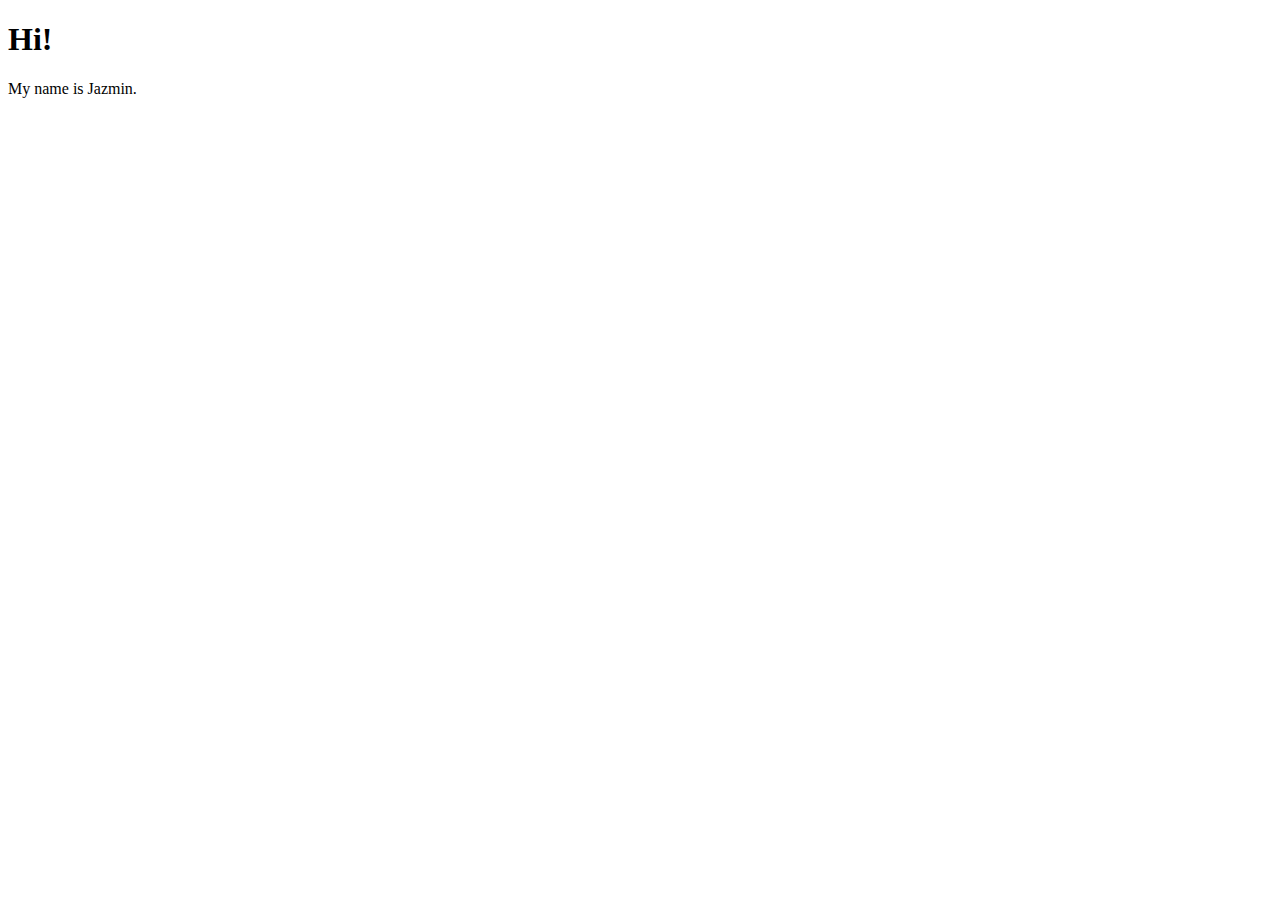
<file: test.html>
<!DOCTYPE html>
<html lang="en">
<head>
    <meta charset="UTF-8">
    <meta http-equiv="X-UA-Compatible" content="IE=edge">
    <meta name="viewport" content="width=, initial-scale=1.0">
    <title>Test</title>
</head>
<body>
    <h1>Hi!</h1>
    <p>My name is Jazmin.</p>
</body>
</html>
</file>
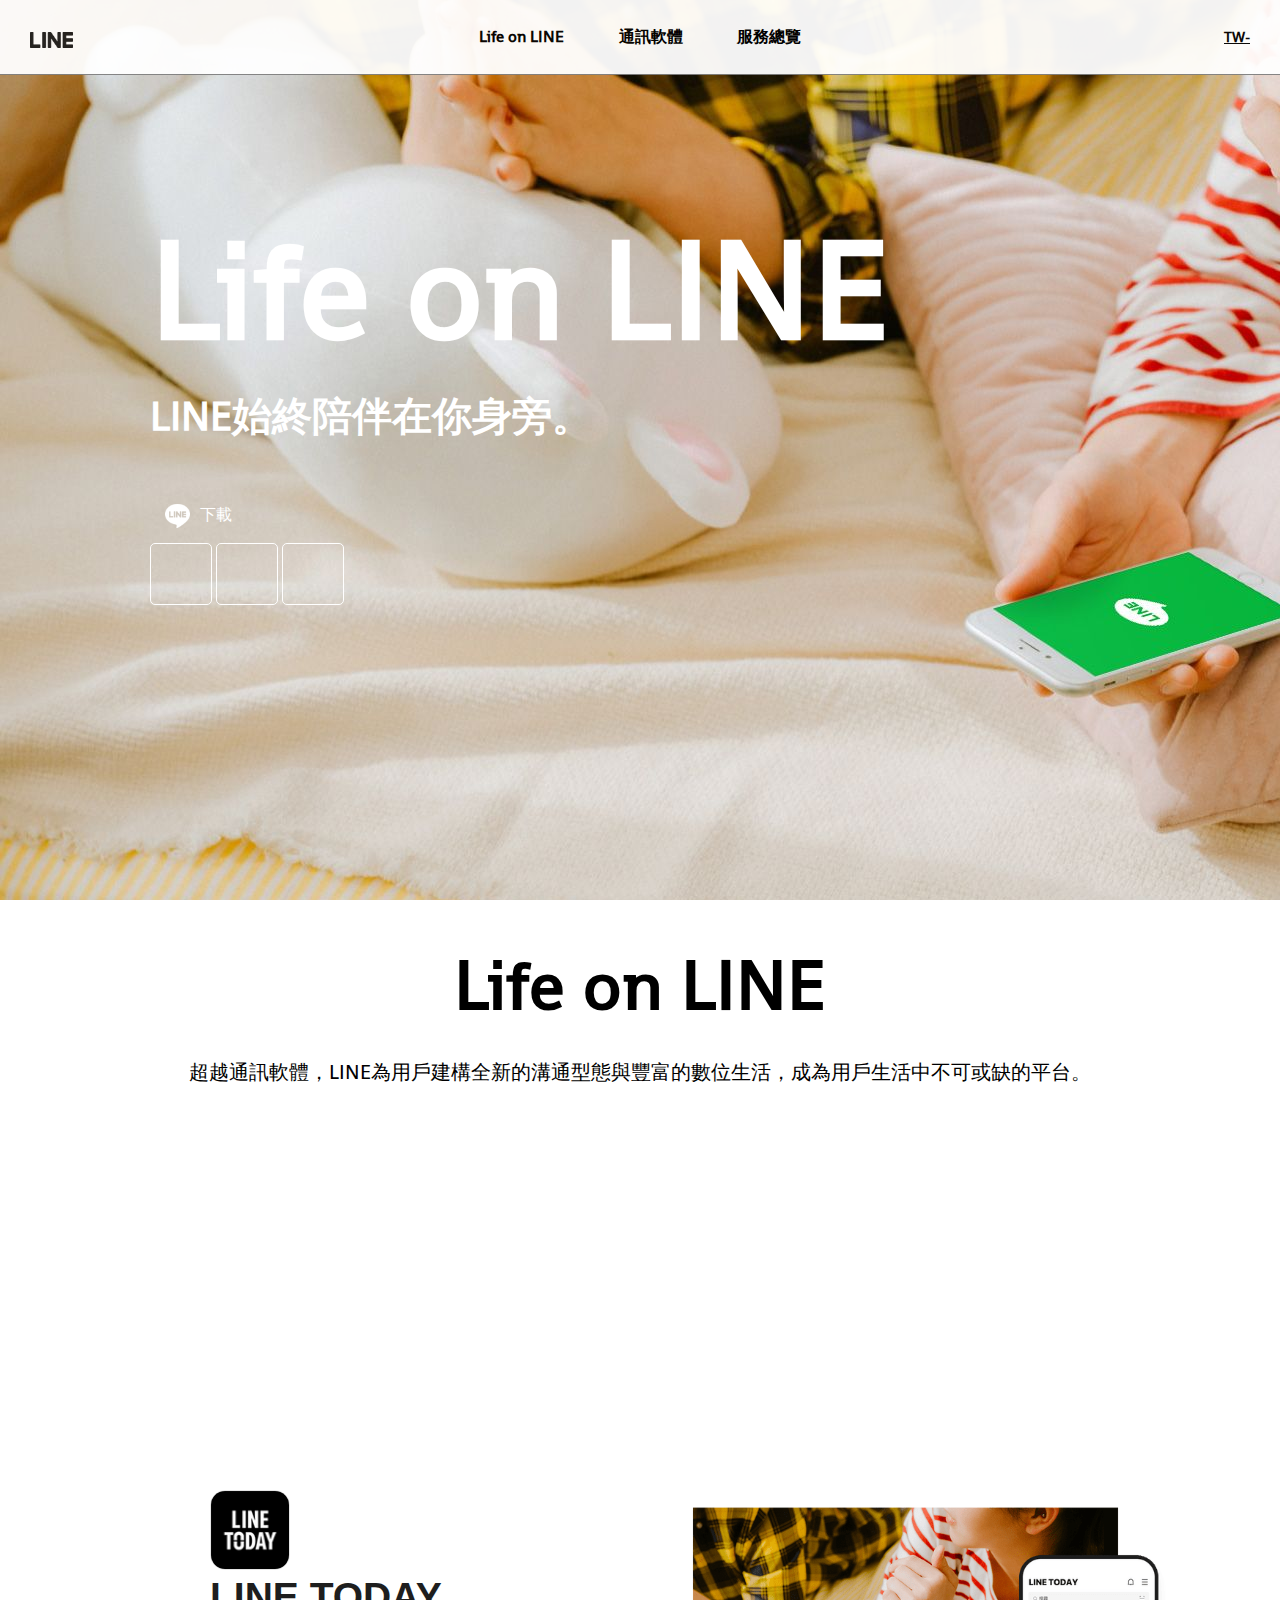
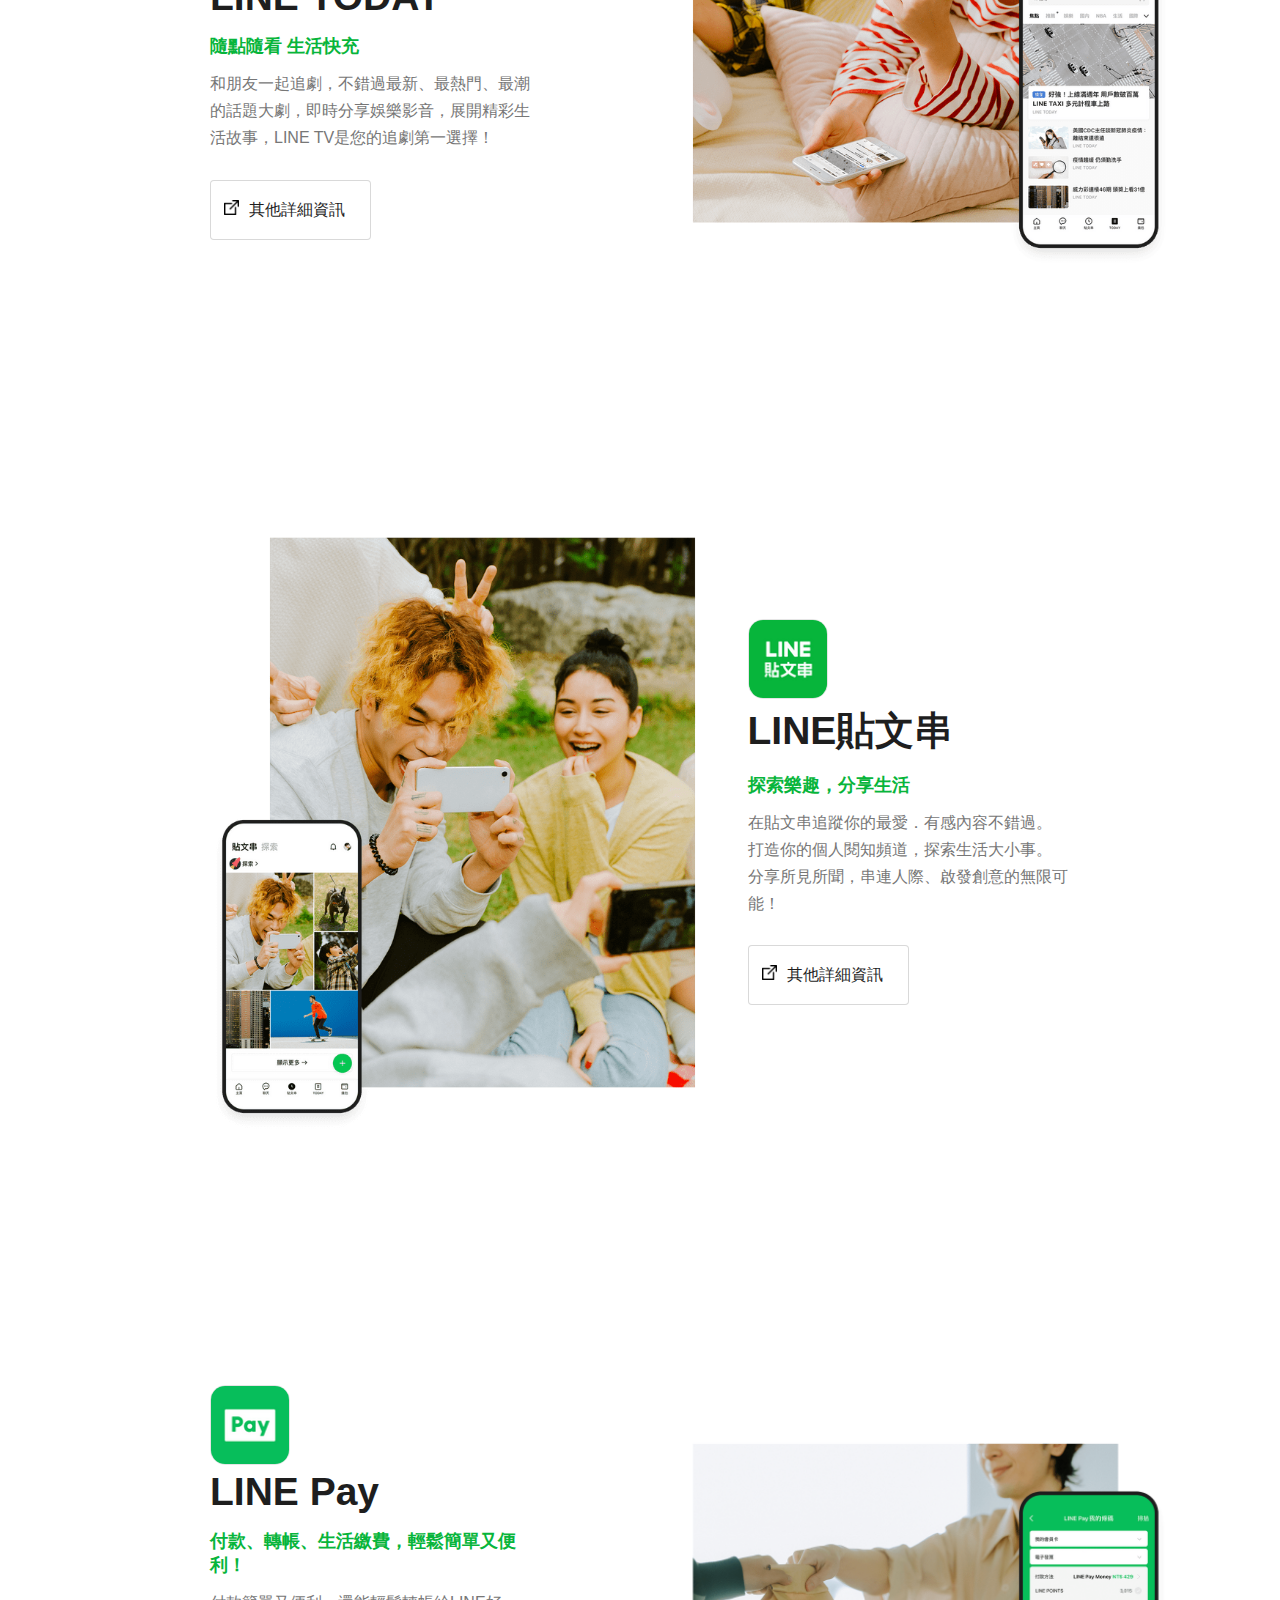
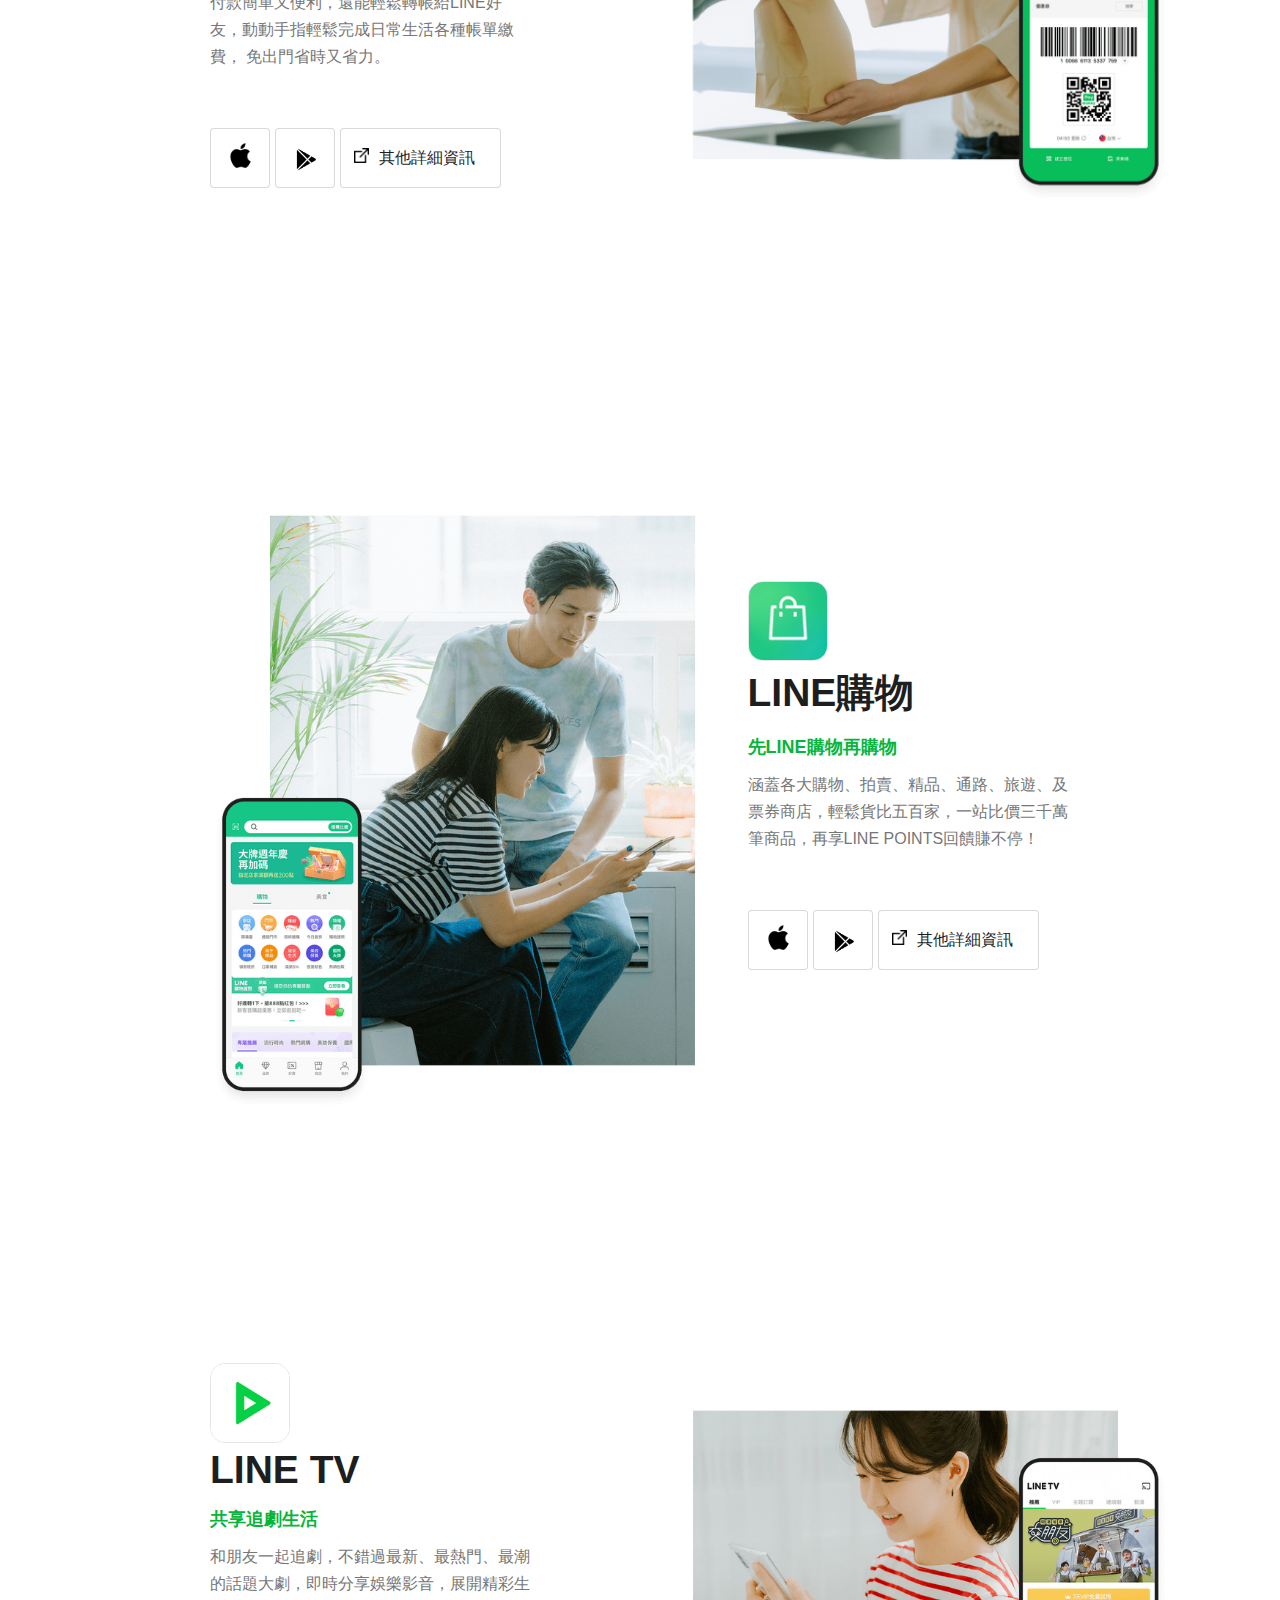
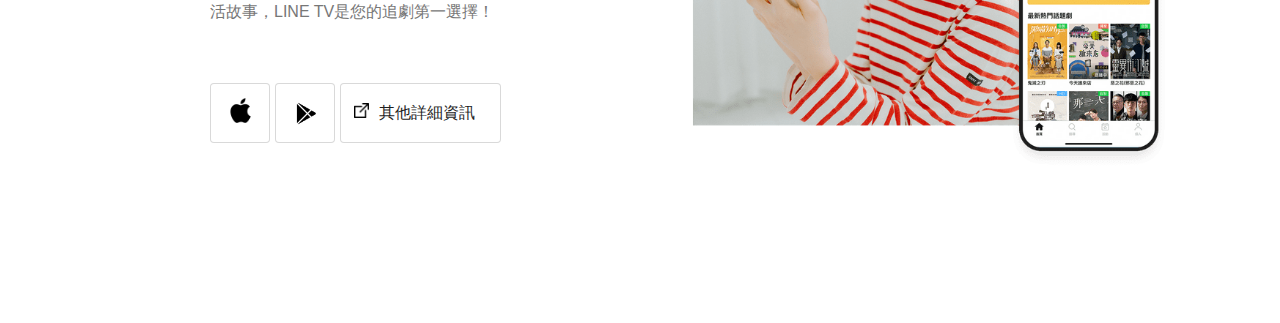
<file: HW01_LINE/LINE.html>
<!DOCTYPE html>
<html lang="en">

<head>
    <meta charset="UTF-8">
    <meta http-equiv="X-UA-Compatible" content="IE=edge">
    <meta name="viewport" content="width=device-width, initial-scale=1.0">
    <title>LINE｜始終陪伴在你身旁。</title>
    <!-- css -->
    <link rel="stylesheet" href="./LINE.css">
    <!-- font-awesome -->
    <link rel='stylesheet' href='https://cdnjs.cloudflare.com/ajax/libs/font-awesome/5.9.0/css/all.min.css'
        integrity='sha512-q3eWabyZPc1XTCmF+8/LuE1ozpg5xxn7iO89yfSOd5/oKvyqLngoNGsx8jq92Y8eXJ/IRxQbEC+FGSYxtk2oiw=='
        crossorigin='anonymous' />
    <!-- google fonts -->
    <link rel="preconnect" href="https://fonts.gstatic.com">
    <link href="https://fonts.googleapis.com/css2?family=Fredoka+One&family=Fugaz+One&family=Shanti&display=swap"
        rel="stylesheet">

</head>

<body>

    <!-- header -->
    <header class="header">
        <div class="logo">
            <h1><a href="#"><img src="./image/line-icon.png" alt=""></a></h1>
        </div>
        <nav class="navbar">
            <ul>
                <li><a href="#">Life on LINE</a></li>
                <li><a href="#">通訊軟體</a></li>
                <li><a href="#">服務總覽</a></li>
            </ul>
        </nav>
        <div class="lang">
            <a href="">
                <i class="fas fa-globe"></i>
                <p>TW-</p>
            </a>
        </div>
    </header>

    <!-- slide -->
    <div class="slide">
        <h2>Life on LINE</h2>
        <h3>LINE始終陪伴在你身旁。</h3>
        <div class="download">
            <div class="icon">
                <img src="./image/icon-line-download.png" alt="">
                <p>下載</p>
            </div>
            <div class="osList">
                <a href="#"><i class="fab fa-apple"></i></a>
                <a href="#"><i class="fab fa-google-play"></i></a>
                <a href="#"><i class="fas fa-desktop"></i></a>
            </div>
        </div>
    </div>

    <!-- mainTitleArea -->
    <div class="mainTitleArea">
        <h2>Life on LINE</h2>
        <p>超越通訊軟體，LINE為用戶建構全新的溝通型態與豐富的數位生活，成為用戶生活中不可或缺的平台。</p>
    </div>

    <!-- item-group -->
    <div class="item-group">
        <div class="item">
            <div class="pic">
                <img src="image/image1.png">
            </div>
            <div class="text">
                <img class="imgIcon" src="image/icon1.png">
                <h4>LINE TODAY</h4>
                <h5>隨點隨看 生活快充</h5>
                <div class="description">
                    和朋友一起追劇，不錯過最新、最熱門、最潮的話題大劇，即時分享娛樂影音，展開精彩生活故事，LINE TV是您的追劇第一選擇！
                </div>
                <a class="siteLink" href="#" style="color: #1e1e1e; text-decoration: none;">
                    <div class=siteIcon>
                        <img src="image/linkIcon.png">
                    </div>
                    <div class="siteIconText">其他詳細資訊</div>
                </a>
            </div>
        </div>
        <div class="item">
            <div class="pic">
                <img src="image/image2.png">
            </div>
            <div class="text">
                <img class="imgIcon" src="image/icon2.png">
                <h4 class="title1">LINE貼文串</h4>
                <h5 class="title2">探索樂趣，分享生活</h5>
                <div class="description">
                    在貼文串追蹤你的最愛．有感內容不錯過。 打造你的個人閱知頻道，探索生活大小事。 分享所見所聞，串連人際、啟發創意的無限可能！
                </div>
                <a class="siteLink" href="#" style="color: #1e1e1e; text-decoration: none;">
                    <div class=siteIcon>
                        <img src="image/linkIcon.png">
                    </div>
                    <div class="siteIconText">其他詳細資訊</div>
                </a>
            </div>
        </div>
        <div class="item">
            <div class="pic">
                <img src="image/image3.png">
            </div>
            <div class="text">
                <img class="imgIcon" src="image/icon3.png">
                <h4 class="title1">LINE Pay</h4>
                <h5 class="title2">付款、轉帳、生活繳費，輕鬆簡單又便利！</h5>
                <div class="description">
                    付款簡單又便利，還能輕鬆轉帳給LINE好友，動動手指輕鬆完成日常生活各種帳單繳費， 免出門省時又省力。
                </div>
                <div class="linkArea">
                    <a class="linkApple" href="https://apps.apple.com/tw/app/line-pay/id1449817412">
                        <div class="appleIcon">
                            <img src="image/appleIcon.png">

                        </div>
                    </a>
                    <a class="linkGoogle"
                        href="https://play.google.com/store/apps/details?id=com.linepaycorp.talaria&hl=zh_TW&gl=US">
                        <div class="googleIcon">
                            <img src="image/googleIcon.png">

                        </div>
                    </a>
                    <a class="siteLink" href="#" style="color: #1e1e1e; text-decoration: none;">
                        <div class="siteIcon">
                            <img src="image/linkIcon.png">
                        </div>
                        <div class="siteIconText">其他詳細資訊</div>
                    </a>
                </div>
            </div>
        </div>
        <div class="item">
            <div class="pic">
                <img src="image/image4.png">
            </div>
            <div class="text">
                <img class="imgIcon" src="image/icon4.png">
                <h4 class="title1">LINE購物</h4>
                <h5 class="title2">先LINE購物再購物</h5>
                <div class="description">
                    涵蓋各大購物、拍賣、精品、通路、旅遊、及票券商店，輕鬆貨比五百家，一站比價三千萬筆商品，再享LINE POINTS回饋賺不停！
                </div>
                <div class="linkArea">
                    <a class="linkApple" href="https://apps.apple.com/tw/app/line-pay/id1449817412">
                        <div class="appleIcon">
                            <img src="image/appleIcon.png">
                        </div>
                    </a>
                    <a class="linkGoogle"
                        href="https://play.google.com/store/apps/details?id=com.linepaycorp.talaria&hl=zh_TW&gl=US">
                        <div class="googleIcon">
                            <img src="image/googleIcon.png">
                        </div>
                    </a>
                    <a class="siteLink" href="#" style="color: #1e1e1e; text-decoration: none;">
                        <div class="siteIcon">
                            <img src="image/linkIcon.png">
                        </div>
                        <div class="siteIconText">其他詳細資訊</div>
                    </a>
                </div>
            </div>
        </div>
        <div class="item">
            <div class="pic">
                <img src="image/image5.png">
            </div>
            <div class="text">
                <img class="imgIcon" src="image/icon5.png">
                <h4 class="title1">LINE TV</h4>
                <h5 class="title2">共享追劇生活</h5>
                <div class="description">
                    和朋友一起追劇，不錯過最新、最熱門、最潮的話題大劇，即時分享娛樂影音，展開精彩生活故事，LINE TV是您的追劇第一選擇！
                </div>
                <div class="linkArea">
                    <a class="linkApple" href="https://apps.apple.com/tw/app/line-pay/id1449817412">
                        <div class="appleIcon">
                            <img src="image/appleIcon.png">
                        </div>
                    </a>
                    <a class="linkGoogle"
                        href="https://play.google.com/store/apps/details?id=com.linepaycorp.talaria&hl=zh_TW&gl=US">
                        <div class="googleIcon">
                            <img src="image/googleIcon.png">
                        </div>
                    </a>
                    <a class="siteLink" href="#" style="color: #1e1e1e; text-decoration: none;">
                        <div class="siteIcon">
                            <img src="image/linkIcon.png">
                        </div>
                        <div class="siteIconText">其他詳細資訊</div>
                    </a>
                </div>
            </div>
        </div>
    </div>

</body>

</html>
</file>
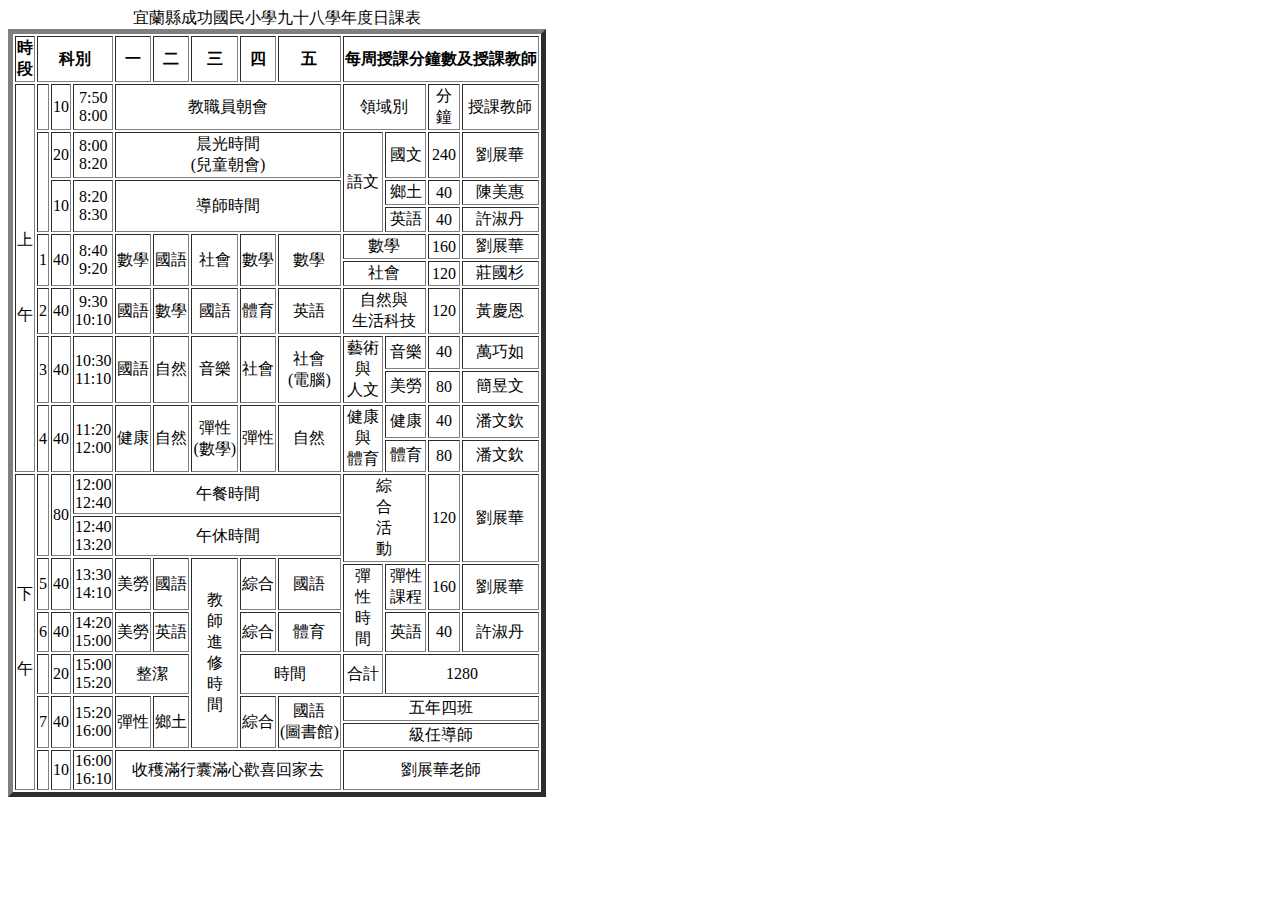
<file: HW02_Curriculum/Curriculum.html>
<!DOCTYPE html>
<html lang="en">

<head>
    <meta charset="UTF-8">
    <meta name="viewport" content="width=device-width, initial-scale=1.0">
    <title>Curriculum</title>
    <style>
        * {
            text-align: center;
            font-family: "標楷體";
        }
    </style>
</head>

<body>
    
    <table border="5">

        <caption>宜蘭縣成功國民小學九十八學年度日課表</caption>

        <thead>
            <tr>
                <th>時<br>段</th>
                <th colspan="3">科別</th>
                <th>一</th>
                <th>二</th>
                <th>三</th>
                <th>四</th>
                <th>五</th>
                <th colspan="4">每周授課分鐘數及授課教師</th>
            </tr>
        </thead>

        <tbody>
            <tr>
                <td rowspan="11">上<br><br><br><br>午</td>
                <td>&nbsp;</td>
                <td>10</td>
                <td>7:50<br>8:00</td>
                <td colspan="5">教職員朝會</td>
                <td colspan="2">領域別</td>
                <td>分<br>鐘</td>
                <td>授課教師</td>
            </tr>

            <tr>
                <td rowspan="3">&nbsp;</td>
                <td>20</td>
                <td>8:00<br>8:20</td>
                <td colspan="5">晨光時間<br>(兒童朝會)</td>
                <td rowspan="3">語文</td>
                <td>國文</td>
                <td>240</td>
                <td>劉展華</td>
            </tr>

            <tr>
                <td rowspan="2">10</td>
                <td rowspan="2">8:20<br>8:30</td>
                <td colspan="5" rowspan="2">導師時間</td>
                <td>鄉土</td>
                <td>40</td>
                <td>陳美惠</td>
            </tr>

            <tr>
                <td>英語</td>
                <td>40</td>
                <td>許淑丹</td>
            </tr>

            <tr>
                <td rowspan="2">1</td>
                <td colspan="1" rowspan="2">40</td>
                <td colspan="1" rowspan="2">8:40<br>9:20</td>
                <td rowspan="2">數學</td>
                <td rowspan="2">國語</td>
                <td rowspan="2" class="red">社會</td>
                <td rowspan="2">數學</td>
                <td rowspan="2">數學</td>
                <td colspan="2">數學</td>
                <td>160</td>
                <td>劉展華</td>
            </tr>

            <tr>
                <td colspan="2">社會</td>
                <td>120</td>
                <td>莊國杉</td>
            </tr>

            <tr>
                <td>2</td>
                <td>40</td>
                <td>9:30<br>10:10</td>
                <td>國語</td>
                <td>數學</td>
                <td>國語</td>
                <td class="red">體育</td>
                <td class="red">英語</td>
                <td colspan="2">自然與<br>生活科技</td>
                <td>120</td>
                <td>黃慶恩</td>
            </tr>

            <tr>
                <td rowspan="2">3</td>
                <td rowspan="2">40</td>
                <td rowspan="2">10:30<br>11:10</td>
                <td rowspan="2">國語</td>
                <td rowspan="2" class="red">自然</td>
                <td rowspan="2" class="red">音樂</td>
                <td rowspan="2" class="red">社會</td>
                <td rowspan="2">社會<br>(電腦)</td>
                <td rowspan="2">藝術<br>與<br>人文</td>
                <td>音樂</td>
                <td>40</td>
                <td>萬巧如</td>
            </tr>

            <tr>
                <td>美勞</td>
                <td>80</td>
                <td>簡昱文</td>
            </tr>

            <tr>
                <td rowspan="2">4</td>
                <td rowspan="2">40</td>
                <td rowspan="2">11:20<br>12:00</td>
                <td rowspan="2" class="red">健康</td>
                <td rowspan="2" class="red">自然</td>
                <td rowspan="2">彈性<br>(數學)</td>
                <td rowspan="2">彈性</td>
                <td rowspan="2" class="red">自然</td>
                <td rowspan="2">健康<br>與<br>體育</td>
                <td>健康</td>
                <td>40</td>
                <td>潘文欽</td>
            </tr>

            <tr>
                <td>體育</td>
                <td>80</td>
                <td>潘文欽</td>
            </tr>

            <tr>
                <td rowspan="9">下<br><br><br><br>午</td>
                <td rowspan="2">&nbsp;</td>
                <td rowspan="2">80</td>
                <td>12:00<br>12:40</td>
                <td colspan="5">午餐時間</td>
                <td colspan="2" rowspan="3">綜<br>合<br>活<br>動</td>
                <td rowspan="3">120</td>
                <td rowspan="3">劉展華</td>
            </tr>

            <tr>

                <td>12:40<br>13:20</td>
                <td colspan="5">午休時間</td>
            </tr>

            <tr>
                <td rowspan="2">5</td>
                <td rowspan="2">40</td>
                <td rowspan="2">13:30<br>14:10</td>
                <td rowspan="2">美勞</td>
                <td rowspan="2">國語</td>
                <td rowspan="6">教<br>師<br>進<br>修<br>時<br>間</td>
                <td rowspan="2">綜合</td>
                <td rowspan="2">國語</td>
            </tr>

            <tr>
                <td rowspan="2">彈<br>性<br>時<br>間</td>
                <td>彈性<br>課程</td>
                <td>160</td>
                <td>劉展華</td>
            </tr>

            <tr>
                <td>6</td>
                <td>40</td>
                <td>14:20<br>15:00</td>
                <td>美勞</td>
                <td>英語</td>
                <td>綜合</td>
                <td>體育</td>
                <td>英語</td>
                <td>40</td>
                <td>許淑丹</td>
            </tr>

            <tr>
                <td>&nbsp;</td>
                <td>20</td>
                <td>15:00<br>15:20</td>
                <td colspan="2">整潔</td>
                <td colspan="2">時間</td>
                <td>合計</td>
                <td colspan="3">1280</td>
            </tr>

            <tr>
                <td rowspan="2">7</td>
                <td rowspan="2">40</td>
                <td rowspan="2">15:20<br>16:00</td>
                <td rowspan="2">彈性</td>
                <td rowspan="2">鄉土</td>
                <td rowspan="2">綜合</td>
                <td rowspan="2">國語<br>(圖書館)</td>
                <td colspan="4">五年四班</td>
            </tr>

            <tr>
                <td colspan="4">級任導師</td>
            </tr>

            <tr>
                <td>&nbsp;</td>
                <td>10</td>
                <td>16:00<br>16:10</td>
                <td colspan="5">收穫滿行囊滿心歡喜回家去</td>
                <td colspan="4">劉展華老師</td>
            </tr>

        </tbody>

        <tfoot>
        </tfoot>

    </table>

</body>

</html>
</file>
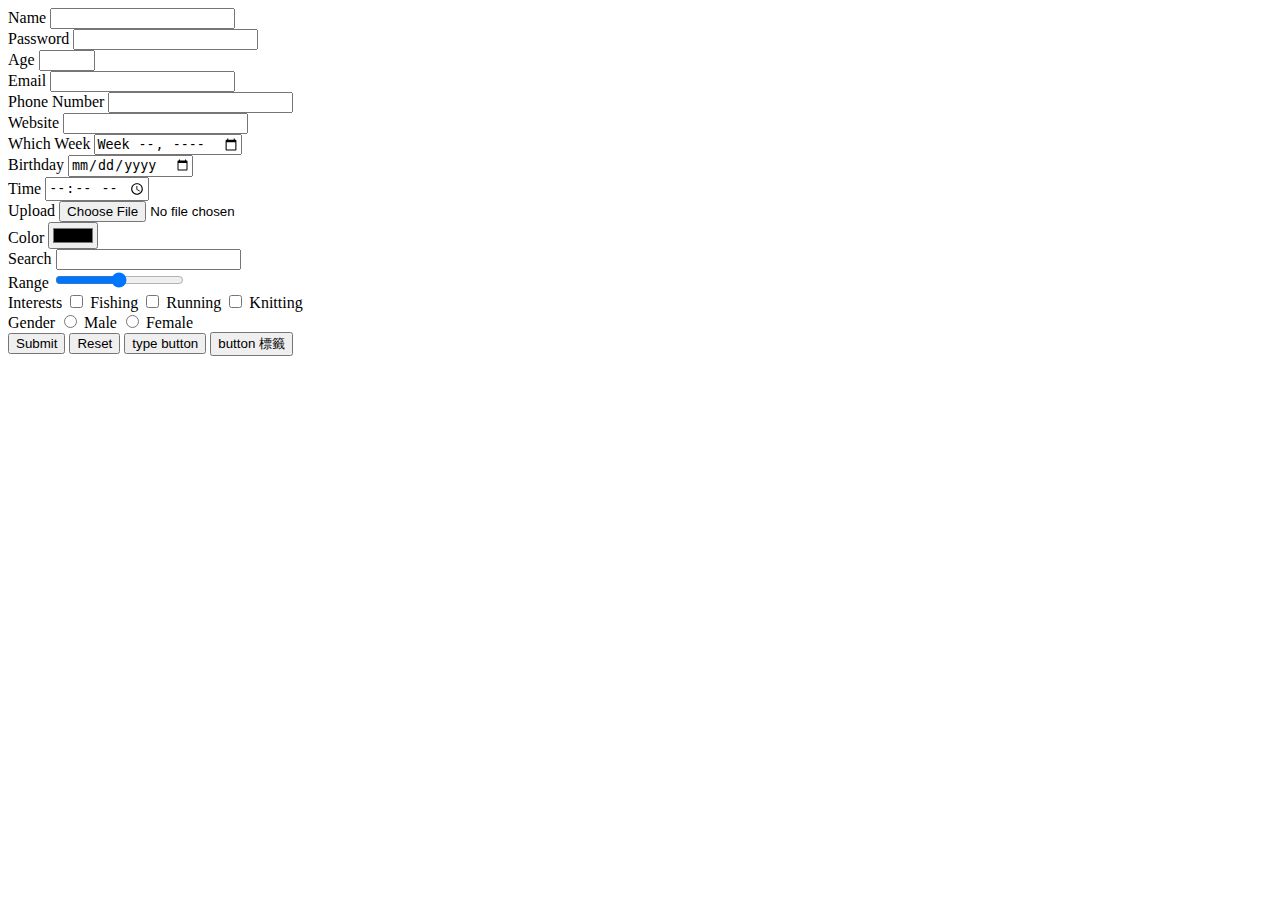
<file: HW03_InputType/InputType.html>
<!DOCTYPE html>
<html lang="en">

<head>
    <meta charset="UTF-8">
    <meta http-equiv="X-UA-Compatible" content="IE=edge">
    <meta name="viewport" content="width=device-width, initial-scale=1.0">
    <title>Html｜Input Type</title>
</head>

<body>
    <form action="">

        <div>
            <label for="">Name</label>
            <input type="text">
        </div>
        <div>
            <label for="">Password</label>
            <input type="password">
        </div>
        <div>
            <label for="">Age</label>
            <input type="number" min="18" max="60">
        </div>
        <div>
            <label for="">Email</label>
            <input type="email">
        </div>
        <div>
            <label for="">Phone Number</label>
            <input type="tel" min="18" max="60">
        </div>
        <div>
            <label for="">Website</label>
            <input type="url">
        </div>
        <div>
            <label for="">Which Week</label>
            <input type="week">
        </div>
        <div>
            <label for="">Birthday</label>
            <input type="date">
        </div>
        <div>
            <label for="">Time</label>
            <input type="time">
        </div>
        <div>
            <label for="">Upload</label>
            <input type="file">
        </div>
        <div>
            <label for="">Color</label>
            <input type="color">
        </div>
        <div>
            <label for="">Search</label>
            <input type="search">
        </div>
        <div>
            <label for="">Range</label>
            <input type="range">
        </div>
        <div>
            Interests
            <label>
                <input type="checkbox">
                Fishing
            </label>
            <label>
                <input type="checkbox">
                Running
            </label>
            <label>
                <input type="checkbox">
                Knitting
            </label>
        </div>
        <div>
            Gender
            <label>
                <input type="radio" name="sex">
                Male
            </label>
            <label>
                <input type="radio" name="sex">
                Female
            </label>
        </div>
        <div>
            <input type="submit">
            <input type="reset">
            <input type="button" value="type button">
            <button>button 標籤 </button>
        </div>

    </form>
</body>

</html>
</file>
<file: HW01_LINE/LINE.css>
*{
margin: 0;
padding: 0;
list-style: none;
font-family: 'Fredoka One', cursive;
font-family: 'Fugaz One', cursive;
font-family: 'Shanti', sans-serif;
}

/* -----header----- */

.header {
height: 75px;
width: 100%;
border-bottom: 1px solid gray;
background-color: white;
opacity: 0.95;
display: flex;
box-sizing: border-box;
padding: 0 30px;
align-items: center;
position: fixed;
z-index: 10;
}

.header .logo {
width: 40%;
}

.header .logo img {
width: 43px;
vertical-align: middle;
}

.header .navbar {
width: 30%;
padding: 20px;
}

.header .navbar a {
text-decoration: none;
color: black;
}

.header .navbar ul {
display: flex;
justify-content: space-between;
}

.header .navbar li {
font-size: 16px;
font-weight: 800;
}

.header .lang {
width: 40%;
display: flex;
justify-content: flex-end;
}

.header .lang a {
font-size: 14px;
font-weight: 800;
color: black;
display: flex;
align-items: center;
}

.header .lang a i {
font-size: 18px;
margin-right: 10px;
}

/* -----slide----- */
.slide {
background-image: url(/HW01_LINE/image/cover.jpg);
background-color: #07b53b;
box-sizing: border-box;
flex-direction: column;
height: 100vh;
padding: 110px 150px;
color: white;
}

.slide h2 {
font-size: 140px;
margin-top: 90px;
}

.slide h3 {
font-size: 40px;
margin-top: 10px;
}

.download {
margin-top: 45px;
color: white;
}

.download .icon {
display: flex;
padding: 15px
}

.download .icon img {
width: 25px;
vertical-align: middle;
margin-right: 10px;
}

.download .os {
margin-top: 16px;
width: 250px;
}

.osList a {
display: inline-block;
font-size: 22px;
width: 60px;
height: 60px;
color: white;
border: 1px solid white;
border-radius: 5px;
text-align: center;
line-height: 60px;
}

.osList a:hover {
background-color: #07b53b;
}

/* -----mainTitleArea----- */
.mainTitleArea {
height: 40vh;
padding: 40px;
}

.mainTitleArea h2 {
font-size: 70px;
text-align: center;
font-weight: 800;
}

.mainTitleArea p {
padding-top: 30px;
font-size: 20px;
text-align: center;
}


/* item-group */
.item-group{
width: 960px;
margin: auto;
}

.item{
display: flex;
align-items: center;
padding: 100px 0;
}

.item:nth-child(odd){
flex-direction: row-reverse;
}

.pic{
width: 800px;
height: auto;
}

.pic img{
width: 120%;
vertical-align: middle;
}

.text{
width: 480px;
padding: 50px;
}

.text .imgIcon{
width: 80px;
height: 80px;
border-radius: 15px;
box-sizing: border-box;
border: .5px solid rgba(0,0,0,.1);
}

.text h4{
font-family: 'Segoe UI', Tahoma, Geneva, Verdana, sans-serif;
font-size: 39px;
margin-bottom: 15px;
color: #1e1e1e;
}

.text h5{
font-family: 'Segoe UI', Tahoma, Geneva, Verdana, sans-serif;
font-size: 18px;
margin-bottom: 12px;
color: #07B53B;
}

.text .description{
font-family: 'Segoe UI', Tahoma, Geneva, Verdana, sans-serif;
line-height: 1.7;
margin-bottom: 28px;
color: #777;
}

.linkArea{
display: flex;
align-items: center;
padding: 30px 0;
}

.text .siteLink{
display: flex;
align-items: center;
width: 161px;
height: 60px;
border-radius: 4px;
border: 1px solid rgba(0,0,0,.15);
background-color: #fff;
box-sizing: border-box;
}

.text .siteLink .siteIcon img{
width: 15px;
padding: 10px 5px 10px 13px;
}

.text .siteLink .siteIconText{
width: auto;
padding: 10px 5px 10px 5px;
}

.text .linkApple{
display: flex;
align-items: center;
width: 60px;
height: 60px;
border-radius: 4px;
border: 1px solid rgba(0, 0, 0, .15);
background-color: #fff;
box-sizing: border-box;
}

.text .linkApple .appleIcon img{
width: 25px;
padding-left: 17px;

}

.text .linkGoogle{
display: flex;
align-items: center;
width: 60px;
height: 60px;
border-radius: 4px;
border: 1px solid rgba(0, 0, 0, .15);
background-color: #fff;
box-sizing: border-box;
margin-right: 5px;
margin-left: 5px;
}

.text .linkGoogle .googleIcon img{
width: 35px;
padding-left: 13px;
padding-top: 7px;
}
</file>
